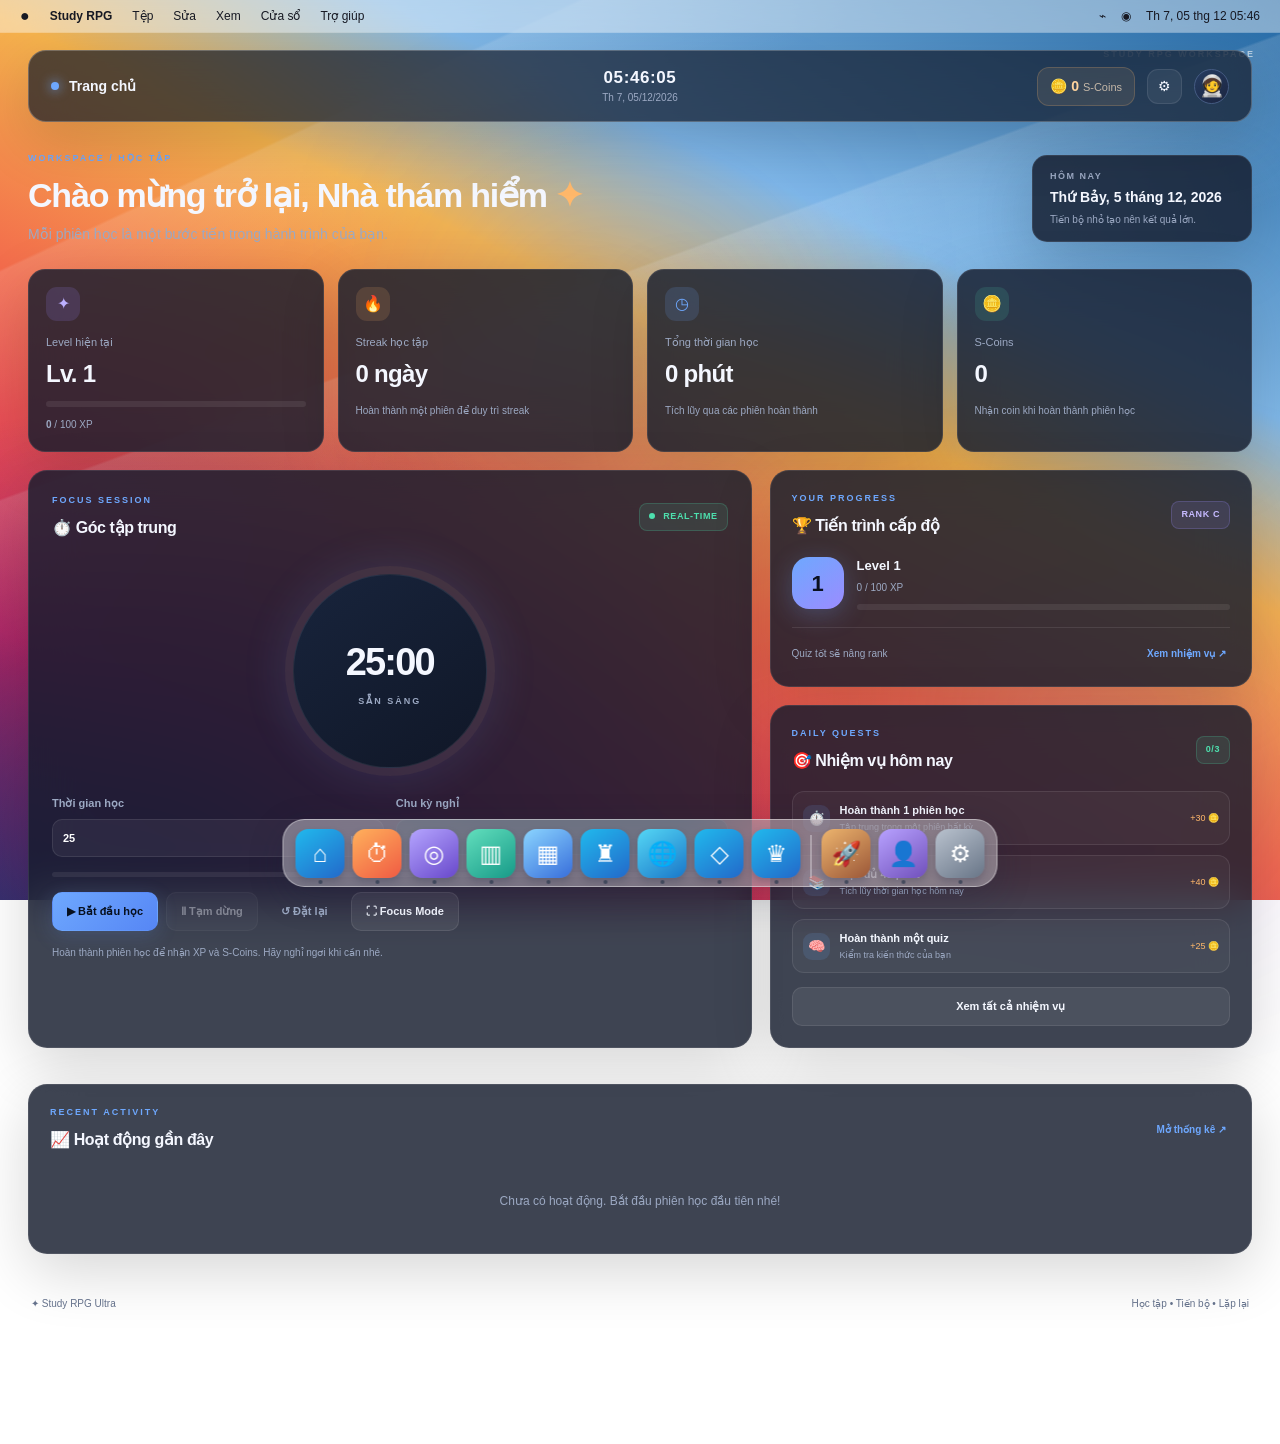
<file: index.html>
<!DOCTYPE html>
<html lang="vi">
<head>
  <meta charset="UTF-8">
  <meta name="viewport" content="width=device-width, initial-scale=1.0">
  <title>Study RPG — God Mode</title>
  <link rel="stylesheet" href="style.css">
</head>
<body class="mac-desktop">
  <div class="mac-menubar"><div class="mac-menu-left"><span class="apple-mark">●</span><strong>Study RPG</strong><span>Tệp</span><span>Sửa</span><span>Xem</span><span>Cửa sổ</span><span>Trợ giúp</span></div><div class="mac-menu-right"><span>⌁</span><span>◉</span><span id="macMenuClock">CN 14:00</span></div></div>
  <div class="mac-desktop-hint">STUDY RPG WORKSPACE</div>
  <div class="desktop-glow glow-one"></div><div class="desktop-glow glow-two"></div>
  <aside class="sidebar glass">
    <div class="brand"><div class="brand-icon">✦</div><div><strong>Study RPG</strong><small>GOD MODE</small></div></div>
    <div class="user-mini"><div class="avatar-face" id="miniAvatar">🧑‍🚀</div><div class="user-mini-text"><b id="miniName">Nhà thám hiểm</b><small id="miniRank">Rank C · Lv. 1</small></div><span class="online-dot"></span></div>
    <nav class="nav">
      <button class="nav-link active" data-page="home"><span>⌂</span>Trang chủ</button>
      <button class="nav-link" data-page="missions"><span>◎</span>Nhiệm vụ</button>
      <button class="nav-link" data-page="dashboard"><span>▥</span>Thống kê</button>
      <button class="nav-link" data-page="calendar"><span>▦</span>Lịch học</button>
      <button class="nav-link" data-page="boss"><span>♜</span>Boss tuần</button>
      <button class="nav-link" data-page="avatar"><span>◉</span>Avatar & hòm</button>
      <button class="nav-link" data-page="shop"><span>◇</span>Cửa hàng</button>
      <button class="nav-link" data-page="achievements"><span>♛</span>Thành tựu</button>
      <button class="nav-link" data-page="profile"><span>☻</span>Hồ sơ học tập</button>
      <button class="nav-link" data-page="studytools"><span>✧</span>Công cụ học</button>
      <button class="nav-link" data-page="settings"><span>⚙</span>Cài đặt</button>
    </nav>
    <div class="sidebar-bottom"><div class="streak-chip">🔥 <b id="sideStreak">0</b> ngày streak</div><small>Học đều, tiến bộ mỗi ngày.</small></div>
  </aside>

  <main class="main-area">
    <header class="topbar glass">
      <div class="breadcrumbs"><span class="crumb-dot"></span><span id="pageCrumb">Trang chủ</span></div>
      <div class="top-clock"><strong id="clock">00:00:00</strong><span id="date">Thứ Hai, 1 tháng 1</span></div>
      <div class="top-actions"><div class="coin-pill">🪙 <b id="topCoins">0</b> <span>S-Coins</span></div><button class="icon-button" id="quickSettings" title="Cài đặt">⚙</button><div class="top-avatar" id="topAvatar">🧑‍🚀</div></div>
    </header>

    <section class="page active" id="page-home">
      <div class="welcome-row"><div><p class="eyebrow">WORKSPACE / HỌC TẬP</p><h1>Chào mừng trở lại, <span id="welcomeName">Nhà thám hiểm</span> <span class="wave">✦</span></h1><p class="muted">Mỗi phiên học là một bước tiến trong hành trình của bạn.</p></div><div class="date-card glass"><span>HÔM NAY</span><strong id="dateLong">--</strong><small id="dailyQuote">Tiến bộ nhỏ tạo nên kết quả lớn.</small></div></div>
      <div class="stats-grid">
        <article class="stat-card glass"><div class="stat-icon purple">✦</div><span>Level hiện tại</span><strong>Lv. <b id="levelStat">1</b></strong><div class="mini-progress"><i id="levelMiniBar"></i></div><small><b id="xpStat">0</b> / <span id="xpNeeded">100</span> XP</small></article>
        <article class="stat-card glass"><div class="stat-icon orange">🔥</div><span>Streak học tập</span><strong><b id="streakStat">0</b> ngày</strong><small id="streakHint">Bắt đầu streak hôm nay</small></article>
        <article class="stat-card glass"><div class="stat-icon cyan">◷</div><span>Tổng thời gian học</span><strong><b id="totalMinutes">0</b> phút</strong><small>Tích lũy qua các phiên hoàn thành</small></article>
        <article class="stat-card glass"><div class="stat-icon green">🪙</div><span>S-Coins</span><strong id="coinStat">0</strong><small>Nhận coin khi hoàn thành phiên học</small></article>
      </div>
      <div class="home-grid">
        <article class="panel glass focus-panel"><div class="panel-heading"><div><p class="eyebrow">FOCUS SESSION</p><h2>⏱️ Góc tập trung</h2></div><span class="live-tag"><i></i> REAL-TIME</span></div>
          <div class="timer-wrap"><div class="timer-ring" id="timerRing"><div class="timer-inner"><strong id="studyTimer">25:00</strong><span id="timerMode">SẴN SÀNG</span></div></div></div>
          <div class="timer-controls"><label>Thời gian học <div class="input-suffix"><input type="number" id="studyMinutes" value="25" min="1" max="240"><span>phút</span></div></label><label>Chu kỳ nghỉ <select id="breakMinutes"><option value="5">5 phút</option><option value="10">10 phút</option><option value="15">15 phút</option></select></label></div>
          <div class="timer-progress"><div id="timerProgress"></div></div><div class="timer-buttons"><button class="primary-btn" id="startBtn">▶ Bắt đầu học</button><button class="secondary-btn" id="pauseBtn" disabled>Ⅱ Tạm dừng</button><button class="quiet-btn" id="resetBtn">↺ Đặt lại</button><button class="secondary-btn" id="focusModeBtn" type="button">⛶ Focus Mode</button></div>
          <p class="hint" id="timerHint">Hoàn thành phiên học để nhận XP và S-Coins. Hãy nghỉ ngơi khi cần nhé.</p>
        </article>
        <div class="right-stack">
          <article class="panel glass"><div class="panel-heading"><div><p class="eyebrow">YOUR PROGRESS</p><h2>🏆 Tiến trình cấp độ</h2></div><span class="rank-badge" id="rankBadge">RANK C</span></div><div class="level-row"><div class="level-orb" id="levelOrb">1</div><div class="level-details"><strong id="levelLabel">Level 1</strong><span id="xpLabel">0 / 100 XP</span><div class="wide-progress"><i id="xpBar"></i></div></div></div><div class="panel-foot"><span>Quiz tốt sẽ nâng rank</span><button class="text-btn" data-goto="missions">Xem nhiệm vụ ↗</button></div></article>
          <article class="panel glass"><div class="panel-heading"><div><p class="eyebrow">DAILY QUESTS</p><h2>🎯 Nhiệm vụ hôm nay</h2></div><span class="count-badge" id="questCount">0/3</span></div><div class="quest-list" id="homeQuestList"></div><button class="secondary-btn full-btn" data-goto="missions">Xem tất cả nhiệm vụ</button></article>
        </div>
      </div>
      <article class="panel glass bottom-panel"><div class="panel-heading"><div><p class="eyebrow">RECENT ACTIVITY</p><h2>📈 Hoạt động gần đây</h2></div><button class="text-btn" data-goto="dashboard">Mở thống kê ↗</button></div><div id="recentActivity" class="activity-list"><div class="empty-state">Chưa có hoạt động. Bắt đầu phiên học đầu tiên nhé!</div></div></article>
    </section>

    <section class="page" id="page-missions"><div class="page-heading"><p class="eyebrow">QUEST BOARD</p><h1>🎯 Nhiệm vụ</h1><p class="muted">Nhiệm vụ tự làm mới mỗi ngày theo ngày trên thiết bị.</p></div><div class="stats-grid compact-stats" id="missionSummary"></div><div class="mission-grid" id="missionList"></div><article class="panel glass"><div class="panel-heading"><h2>🧠 Quiz luyện tập nhanh</h2><span class="muted">Rank dựa trên kết quả quiz thật</span></div><p class="muted quiz-intro">Trả lời 5 câu hỏi kiến thức tổng hợp. Điểm quiz sẽ ghi vào lịch sử và đóng góp cho rank.</p><div id="quizArea"><button class="primary-btn" id="startQuizBtn">Bắt đầu quiz</button></div></article></section>

    <section class="page" id="page-dashboard"><div class="page-heading"><p class="eyebrow">ANALYTICS</p><h1>📊 Dashboard</h1><p class="muted">Tổng hợp quá trình học tập của bạn trên thiết bị này.</p></div><div class="stats-grid" id="dashboardStats"></div><div class="dashboard-grid"><article class="panel glass"><div class="panel-heading"><h2>📅 7 ngày gần nhất</h2><span class="muted">Phút học/ngày</span></div><div class="chart" id="weeklyChart"></div></article><article class="panel glass"><div class="panel-heading"><h2>🏅 Kỷ lục cá nhân</h2></div><div id="personalRecords" class="record-list"></div></article></div><article class="panel glass"><div class="panel-heading"><h2>🗂️ Lịch sử học tập</h2><button class="text-btn" id="exportBtn">Xuất dữ liệu JSON ↗</button></div><div class="table-wrap"><table><thead><tr><th>Ngày / giờ</th><th>Hoạt động</th><th>Thời lượng</th><th>Phần thưởng</th></tr></thead><tbody id="historyTable"></tbody></table></div></article></section>

    <section class="page" id="page-boss"><div class="page-heading"><p class="eyebrow">WEEKLY CHALLENGE</p><h1>♜ Boss tuần</h1><p class="muted">Đánh bại boss bằng thời gian học hoàn thành. Tiến độ tính theo dữ liệu trên máy này.</p></div><article class="boss-card glass"><div class="boss-art">🐉</div><div class="boss-info"><span class="boss-tag">BOSS CẤP TUẦN</span><h2>Rồng Trì Hoãn</h2><p>Hoàn thành 10 phiên học trong tuần để đánh bại boss và nhận phần thưởng.</p><div class="boss-progress"><div><span id="bossProgressText">0 / 10 phiên</span><b id="bossPercent">0%</b></div><div class="wide-progress"><i id="bossBar"></i></div></div><div class="boss-reward">🎁 Phần thưởng: <b>250 S-Coins + 100 XP</b></div><button class="primary-btn" id="bossClaimBtn">Nhận thưởng boss</button><small id="bossStatus" class="muted">Boss làm mới vào đầu tuần.</small></div></article></section>

    <section class="page" id="page-avatar"><div class="page-heading"><p class="eyebrow">CHARACTER</p><h1>◉ Avatar & hòm vật phẩm</h1><p class="muted">Mở hòm để nhận avatar ngẫu nhiên. Tất cả vật phẩm demo được lưu trong trình duyệt.</p></div><div class="avatar-layout"><article class="panel glass avatar-showcase"><div class="avatar-large" id="largeAvatar">🧑‍🚀</div><h2 id="avatarName">Nhà thám hiểm</h2><p class="muted">Avatar đang sử dụng</p><div class="inventory-strip" id="inventoryStrip"></div></article><article class="panel glass"><div class="panel-heading"><h2>🎁 Hòm bí ẩn</h2><span class="muted">Tốn 100 S-Coins / hòm</span></div><div class="chest-art" id="chestArt">🧰</div><p class="muted centered">Common 60% · Rare 25% · Epic 12% · Legendary 3%</p><button class="primary-btn full-btn" id="openChestBtn">Mở hòm · 100 🪙</button><div id="chestResult" class="chest-result"></div><h3 class="subheading">Bộ sưu tập avatar</h3><div id="avatarCollection" class="avatar-collection"></div></article></div></section>

    <section class="page" id="page-shop"><div class="page-heading"><p class="eyebrow">ITEM STORE</p><h1>◇ Cửa hàng</h1><p class="muted">Dùng S-Coins để mua vật phẩm trang trí. Đây là cửa hàng mô phỏng offline.</p></div><div class="shop-balance glass">Số dư của bạn <strong>🪙 <span id="shopCoins">0</span> S-Coins</strong></div><div class="shop-grid" id="shopGrid"></div><article class="panel glass"><h2>🎒 Túi đồ của bạn</h2><div id="ownedItems" class="owned-list"></div></article></section>

    <section class="page" id="page-achievements"><div class="page-heading"><p class="eyebrow">TROPHY ROOM</p><h1>♛ Thành tựu</h1><p class="muted">Mở khóa thành tựu bằng các cột mốc học tập.</p></div><div class="achievement-grid" id="achievementGrid"></div></section>

    <section class="page" id="page-profile"><div class="page-heading"><p class="eyebrow">PLAYER PROFILE</p><h1>☻ Hồ sơ học tập</h1><p class="muted">Tùy chỉnh thông tin và mục tiêu học tập.</p></div><form class="panel glass profile-form" id="profileForm"><label>Tên hiển thị<input id="profileName" maxlength="30" placeholder="Tên của bạn"></label><label>Cấp học<select id="schoolLevel"><option>Tiểu học</option><option selected>THCS</option><option>THPT</option><option>Đại học</option><option>Tự học</option></select></label><label>Lớp<input id="schoolClass" placeholder="Ví dụ: 8" maxlength="12"></label><label>Mục tiêu / kỳ thi<input id="examName" placeholder="Ví dụ: Thi học kỳ 1"></label><label>Ngày thi (không bắt buộc)<input type="date" id="examDate"></label><div class="exam-countdown" id="examCountdown">Chọn ngày thi để xem đếm ngược.</div><button class="primary-btn" type="submit">Lưu hồ sơ</button><span id="profileSaved" class="muted"></span></form></section>

    <section class="page" id="page-studytools">
      <div class="page-heading"><p class="eyebrow">PERSONAL WEB LINKS</p><h1>✧ Liên kết trang web</h1><p class="muted">Tự thêm các website bạn hay dùng và mở chúng từ bên trong Study RPG.</p></div>
      <article class="panel glass studytools-panel">
        <form id="websiteForm" class="website-form">
          <label>Tên trang web<input id="websiteName" maxlength="40" placeholder="Ví dụ: Từ điển, lớp học trực tuyến..." required></label>
          <label>Địa chỉ website<input id="websiteUrl" type="url" placeholder="https://example.com" required></label>
          <button class="primary-btn" type="submit">＋ Thêm liên kết</button>
        </form>
        <p class="muted settings-note">Liên kết được lưu trên trình duyệt của máy này. Chỉ thêm website bạn tin tưởng. Một số trang web chặn việc hiển thị trong khung nhúng; khi đó hãy dùng nút mở tab mới.</p>
        <div class="website-layout">
          <section class="website-bookmarks"><div class="panel-heading"><h2>🔖 Liên kết của bạn</h2><span class="muted" id="websiteCount">0 trang</span></div><input id="websiteSearch" class="website-search" type="search" placeholder="Tìm website đã lưu…"><div id="websiteList" class="website-list"></div></section>
          <section class="website-preview"><div class="website-preview-head"><div><h2 id="websitePreviewTitle">Khu vực mở website</h2><p id="websitePreviewHint" class="muted">Thêm một liên kết, sau đó chọn “Mở trong Study RPG”.</p></div><a class="secondary-btn website-open-tab" id="websiteOpenTab" href="about:blank" target="_blank" rel="noopener noreferrer" hidden>Mở tab mới ↗</a></div>
            <div class="website-frame-wrap"><iframe id="websiteFrame" title="Website đã chọn" src="about:blank" loading="lazy" referrerpolicy="strict-origin-when-cross-origin"></iframe><div class="website-empty" id="websiteEmpty"><span>🌐</span><strong>Chưa chọn website</strong><small>Website được nhúng ở đây nếu cho phép.</small></div></div>
          </section>
        </div>
      </article>
    </section>


    <section class="page" id="page-calendar">
      <div class="page-heading"><p class="eyebrow">STUDY PLANNER</p><h1>🗓️ Lịch học</h1><p class="muted">Lên lịch ôn tập, bài kiểm tra và mục tiêu học tập. Dữ liệu tự lưu trên trình duyệt.</p></div>
      <div class="calendar-layout">
        <article class="panel glass calendar-panel">
          <div class="calendar-toolbar"><button class="secondary-btn" id="calendarPrev" type="button">← Tháng trước</button><h2 id="calendarMonthLabel">Tháng</h2><button class="secondary-btn" id="calendarNext" type="button">Tháng sau →</button></div>
          <div class="calendar-grid calendar-weekdays"><span>T2</span><span>T3</span><span>T4</span><span>T5</span><span>T6</span><span>T7</span><span>CN</span></div>
          <div class="calendar-grid" id="calendarGrid"></div>
        </article>
        <article class="panel glass calendar-form-panel">
          <h2>＋ Thêm kế hoạch</h2>
          <form id="calendarForm" class="calendar-form">
            <label>Việc cần làm<input id="calendarTitle" maxlength="90" placeholder="Ví dụ: Ôn phương trình" required></label>
            <label>Môn học<select id="calendarSubject"><option>Toán</option><option>Ngữ văn</option><option>Tiếng Anh</option><option>KHTN</option><option>Lịch sử - Địa lý</option><option>Khác</option></select></label>
            <label>Ngày<input type="date" id="calendarDate" required></label>
            <label>Giờ (không bắt buộc)<input type="time" id="calendarTime"></label>
            <button class="primary-btn" type="submit">Lưu kế hoạch</button>
          </form>
          <div class="panel-heading calendar-list-heading"><h2 id="calendarSelectedLabel">Kế hoạch sắp tới</h2><span class="muted" id="calendarEventCount">0 mục</span></div>
          <div class="calendar-event-list" id="calendarEventList"></div>
        </article>
      </div>
    </section>

    <section class="page" id="page-settings"><div class="page-heading"><p class="eyebrow">PREFERENCES</p><h1>⚙ Cài đặt</h1><p class="muted">Cá nhân hóa giao diện và dữ liệu Study RPG.</p></div><div class="settings-grid"><article class="panel glass wallpaper-panel"><h2>🎨 Giao diện macOS</h2>
<p class="muted settings-note">Giữ nguyên hình nền macOS mặc định. Bạn vẫn có thể tùy chỉnh màu nhấn và hiệu ứng giao diện.</p>
<label class="setting-row">Màu nhấn<select id="accentSelect"><option value="blue">macOS Blue</option><option value="purple">Violet</option><option value="green">Emerald</option><option value="pink">Rose</option></select></label>
<label class="setting-row">Hiệu ứng phát sáng <input type="checkbox" id="glowToggle" checked></label>
<label class="setting-row">Chế độ giảm chuyển động <input type="checkbox" id="motionToggle"></label>
<label class="setting-row">Âm thanh hoàn thành <input type="checkbox" id="soundToggle"></label></article><article class="panel glass"><h2>💾 Dữ liệu</h2><p class="muted settings-note">Dữ liệu lưu trong localStorage của trình duyệt hiện tại; chưa đồng bộ giữa các thiết bị hoặc tài khoản.</p><button class="secondary-btn" id="backupBtn">Tải bản sao lưu đầy đủ</button><label class="import-backup-label">Khôi phục từ bản sao lưu JSON<input type="file" id="importBackupFile" accept="application/json,.json"></label><small class="muted">Bản sao lưu gồm tiến độ RPG, website đã lưu và lịch học. Khôi phục sẽ thay thế dữ liệu hiện tại.</small><button class="danger-btn" id="resetDataBtn">Đặt lại toàn bộ dữ liệu</button></article></div></section>

    <footer class="footer"><span>✦ Study RPG Ultra</span><span>Học tập • Tiến bộ • Lặp lại</span></footer>
  </main>
  <div class="mac-dock" aria-label="Dock điều hướng Study RPG">
    <button class="dock-icon finder" data-dock-page="home" title="Trang chủ">⌂</button>
    <button class="dock-icon focus" data-dock-page="home" title="Pomodoro / Tập trung">⏱</button>
    <button class="dock-icon missions" data-dock-page="missions" title="Nhiệm vụ">◎</button>
    <button class="dock-icon stats" data-dock-page="dashboard" title="Thống kê">▥</button>
    <button class="dock-icon calendar-dock" data-dock-page="calendar" title="Lịch học">▦</button>
    <button class="dock-icon boss-dock" data-dock-page="boss" title="Boss tuần">♜</button>
    <button class="dock-icon links" data-dock-page="studytools" title="Liên kết website">🌐</button>
    <button class="dock-icon shop-dock" data-dock-page="shop" title="Cửa hàng">◇</button>
    <button class="dock-icon achievements-dock" data-dock-page="achievements" title="Thành tựu">♛</button>
    <span class="dock-separator"></span>
    <button class="dock-icon avatar-dock" data-dock-page="avatar" title="Avatar & hòm">🚀</button>
    <button class="dock-icon profile-dock" data-dock-page="profile" title="Hồ sơ học tập">👤</button>
    <button class="dock-icon settings" data-dock-page="settings" title="Cài đặt">⚙</button>
  </div>
  <div class="toast" id="toast"></div>
  <div class="modal-backdrop" id="modalBackdrop"><div class="modal glass"><button class="modal-close" id="modalClose">×</button><div id="modalContent"></div></div></div>
  <script src="main.js"></script>
  <script src="enhancements.js"></script>
</body>
</html>
</file>
<file: style.css>
body { background-color: var(--bg); background-image: radial-gradient(ellipse at 70% 0%,#1c2d56 0%,#10182a 36%,var(--bg) 75%); background-size: cover; background-position: center; background-attachment: fixed; }
@import url('https://fonts.googleapis.com/css2?family=Inter:wght@400;500;600;700;800&display=swap');
:root{--bg:#090d18;--panel:rgba(20,27,44,.82);--panel2:#121a2b;--text:#f4f7ff;--muted:#9ca9c3;--line:rgba(255,255,255,.09);--accent:#6ea8fe;--accent2:#9b8cff;--green:#4de0ae;--orange:#ffb86b;--sidebar:250px}
*{box-sizing:border-box}html{scroll-behavior:smooth}body{margin:0;min-height:100vh;background:radial-gradient(ellipse at 70% 0%,#1c2d56 0%,#10182a 36%,var(--bg) 75%);color:var(--text);font-family:Inter,-apple-system,BlinkMacSystemFont,"Segoe UI",sans-serif;font-size:14px;line-height:1.5}button,input,select{font:inherit}button{cursor:pointer;color:inherit}button:focus-visible,a:focus-visible,input:focus-visible,select:focus-visible{outline:2px solid var(--accent);outline-offset:3px}.desktop-glow{position:fixed;width:340px;height:340px;filter:blur(100px);opacity:.12;pointer-events:none;z-index:-1}.glow-one{background:#487dff;top:20%;left:35%}.glow-two{background:#a855f7;right:0;bottom:0}.glass{background:var(--panel);border:1px solid var(--line);box-shadow:0 18px 60px rgba(0,0,0,.16);backdrop-filter:blur(24px);-webkit-backdrop-filter:blur(24px)}.sidebar{position:fixed;inset:14px auto 14px 14px;width:var(--sidebar);border-radius:22px;padding:22px 15px;display:flex;flex-direction:column;z-index:20}.brand{display:flex;align-items:center;gap:11px;padding:2px 8px 22px}.brand-icon{width:40px;height:40px;border-radius:13px;display:grid;place-items:center;font-size:22px;background:linear-gradient(135deg,var(--accent),var(--accent2));box-shadow:0 5px 22px color-mix(in srgb,var(--accent) 35%,transparent)}.brand strong{display:block;font-size:16px;letter-spacing:-.4px}.brand small{font-size:9px;letter-spacing:2px;color:var(--muted);font-weight:800}.user-mini{display:flex;align-items:center;gap:10px;background:rgba(255,255,255,.045);border:1px solid var(--line);padding:11px;border-radius:15px;margin-bottom:20px}.avatar-face,.top-avatar{display:grid;place-items:center;background:linear-gradient(145deg,#263c61,#1b2540);border:1px solid #455b82;border-radius:50%;width:38px;height:38px;font-size:21px;flex-shrink:0}.user-mini-text{min-width:0;flex:1}.user-mini-text b,.user-mini-text small{display:block;overflow:hidden;text-overflow:ellipsis;white-space:nowrap}.user-mini-text b{font-size:12px}.user-mini-text small{color:var(--muted);font-size:10px;margin-top:2px}.online-dot{width:7px;height:7px;border-radius:50%;background:var(--green);box-shadow:0 0 10px var(--green)}.nav{display:flex;flex-direction:column;gap:5px}.nav-link{border:1px solid transparent;background:transparent;text-align:left;padding:11px 12px;border-radius:12px;color:#b6c0d4;display:flex;align-items:center;gap:12px;transition:.2s;font-weight:600}.nav-link span{width:20px;text-align:center;font-size:18px}.nav-link:hover{background:rgba(255,255,255,.06);color:white}.nav-link.active{background:linear-gradient(100deg,color-mix(in srgb,var(--accent) 24%,transparent),rgba(255,255,255,.04));border-color:color-mix(in srgb,var(--accent) 30%,transparent);color:#fff;box-shadow:inset 3px 0 var(--accent)}.sidebar-bottom{margin-top:auto;padding:15px 8px 2px;border-top:1px solid var(--line)}.streak-chip{background:rgba(255,184,107,.1);color:#ffd09b;border:1px solid rgba(255,184,107,.2);padding:9px 11px;border-radius:11px;font-size:12px}.sidebar-bottom small{display:block;color:var(--muted);font-size:10px;margin:10px 2px 0}.main-area{margin-left:calc(var(--sidebar) + 28px);padding:14px 24px 24px;min-width:0}.topbar{height:72px;position:sticky;top:12px;z-index:15;border-radius:18px;display:grid;grid-template-columns:1fr auto 1fr;align-items:center;padding:0 22px;margin-bottom:30px;background:rgba(13,19,32,.88)}.breadcrumbs{display:flex;align-items:center;gap:10px;font-weight:700}.crumb-dot{width:8px;height:8px;border-radius:50%;background:var(--accent);box-shadow:0 0 12px var(--accent)}.top-clock{text-align:center;line-height:1.2}.top-clock strong{display:block;font-size:17px;letter-spacing:.6px;font-variant-numeric:tabular-nums}.top-clock span{display:block;font-size:10px;color:var(--muted);margin-top:4px}.top-actions{display:flex;align-items:center;justify-content:flex-end;gap:12px}.coin-pill{background:rgba(255,184,107,.1);border:1px solid rgba(255,184,107,.2);padding:8px 12px;border-radius:12px;color:#ffd49e;white-space:nowrap}.coin-pill span{font-size:11px;color:#c5b8a8}.icon-button{width:35px;height:35px;border-radius:11px;border:1px solid var(--line);background:rgba(255,255,255,.06)}.top-avatar{width:35px;height:35px;cursor:pointer}.page{display:none;animation:pageIn .35s ease}.page.active{display:block}@keyframes pageIn{from{opacity:0;transform:translateY(5px)}to{opacity:1;transform:none}}h1,h2,h3,p{margin-top:0}h1{font-size:clamp(25px,3vw,34px);letter-spacing:-1.2px;line-height:1.2;margin-bottom:9px}h2{font-size:17px;letter-spacing:-.4px;margin-bottom:0}h3{font-size:14px}.muted{color:var(--muted)}.eyebrow{font-size:9px;letter-spacing:2px;color:var(--accent);font-weight:800;margin:0 0 9px}.welcome-row{display:flex;align-items:center;justify-content:space-between;gap:20px;margin-bottom:24px}.welcome-row .muted{margin-bottom:0}.wave{color:var(--orange)}.date-card{min-width:220px;border-radius:15px;padding:14px 17px}.date-card span,.date-card strong,.date-card small{display:block}.date-card span{font-size:9px;letter-spacing:1.5px;color:var(--muted);font-weight:800}.date-card strong{font-size:14px;margin:4px 0}.date-card small{font-size:10px;color:var(--muted)}.stats-grid{display:grid;grid-template-columns:repeat(4,minmax(0,1fr));gap:14px;margin-bottom:18px}.stat-card{border-radius:17px;padding:17px;min-width:0}.stat-icon{width:34px;height:34px;border-radius:11px;display:grid;place-items:center;margin-bottom:13px;font-size:16px}.purple{background:rgba(155,140,255,.16);color:#bcb0ff}.orange{background:rgba(255,184,107,.14);color:var(--orange)}.cyan{background:rgba(110,168,254,.15);color:var(--accent)}.green{background:rgba(77,224,174,.13);color:var(--green)}.stat-card>span{display:block;font-size:11px;color:var(--muted)}.stat-card>strong{display:block;font-size:24px;letter-spacing:-.7px;margin:5px 0 7px}.stat-card small{font-size:10px;color:var(--muted)}.mini-progress,.wide-progress{height:6px;background:rgba(255,255,255,.08);border-radius:99px;overflow:hidden}.mini-progress{margin:9px 0 6px}.mini-progress i,.wide-progress i{display:block;width:0;height:100%;border-radius:99px;background:linear-gradient(90deg,var(--accent),var(--accent2));transition:width .5s}.home-grid{display:grid;grid-template-columns:minmax(0,1.2fr) minmax(310px,.8fr);gap:18px}.panel{border-radius:19px;padding:21px;margin-bottom:18px;min-width:0}.panel-heading{display:flex;justify-content:space-between;align-items:center;gap:12px;margin-bottom:18px}.panel-heading h2{font-size:16px}.live-tag,.rank-badge,.count-badge{font-size:9px;font-weight:800;letter-spacing:.6px;padding:6px 9px;border-radius:8px;background:rgba(77,224,174,.1);color:var(--green);border:1px solid rgba(77,224,174,.2);white-space:nowrap}.live-tag i{display:inline-block;width:6px;height:6px;border-radius:50%;background:var(--green);margin-right:5px}.focus-panel{padding:23px}.timer-wrap{display:grid;place-items:center;padding:8px 0 19px}.timer-ring{width:210px;height:210px;border-radius:50%;display:grid;place-items:center;background:conic-gradient(var(--accent) 0deg,rgba(255,255,255,.07) 0deg);position:relative;box-shadow:0 0 45px color-mix(in srgb,var(--accent) 13%,transparent)}.timer-ring:before{content:"";position:absolute;inset:8px;border-radius:50%;background:linear-gradient(145deg,#18243c,#101727);border:1px solid rgba(255,255,255,.08)}.timer-inner{position:relative;text-align:center}.timer-inner strong{display:block;font-size:38px;letter-spacing:-1.8px;font-variant-numeric:tabular-nums}.timer-inner span{display:block;color:var(--muted);font-size:9px;font-weight:800;letter-spacing:2px;margin-top:4px}.timer-controls{display:grid;grid-template-columns:1fr 1fr;gap:12px;margin-bottom:15px}.timer-controls label,.profile-form label{display:flex;flex-direction:column;gap:7px;font-size:11px;color:var(--muted);font-weight:600}.input-suffix{display:flex;align-items:center;gap:8px;background:rgba(255,255,255,.055);border:1px solid var(--line);border-radius:10px;padding-right:11px}.input-suffix input{width:100%;min-width:0;background:transparent;border:0;color:white;padding:10px;outline:none}.input-suffix span{font-size:10px}.timer-controls select,.profile-form input,.profile-form select,.setting-row select{width:100%;background:#172239;color:white;border:1px solid var(--line);border-radius:10px;padding:10px}.timer-progress{height:5px;background:rgba(255,255,255,.07);border-radius:99px;overflow:hidden;margin:4px 0 15px}.timer-progress div{height:100%;width:0;background:linear-gradient(90deg,var(--accent),var(--green));transition:width .5s}.timer-buttons{display:flex;gap:8px;flex-wrap:wrap}.primary-btn,.secondary-btn,.quiet-btn,.danger-btn{border:1px solid transparent;border-radius:10px;padding:10px 14px;font-weight:700;font-size:11px;transition:.2s}.primary-btn{background:linear-gradient(135deg,var(--accent),#5686f5);color:#07101f;box-shadow:0 5px 20px color-mix(in srgb,var(--accent) 18%,transparent)}.primary-btn:hover{filter:brightness(1.1);transform:translateY(-1px)}.secondary-btn{background:rgba(255,255,255,.07);border-color:var(--line)}.secondary-btn:hover,.quiet-btn:hover{background:rgba(255,255,255,.12)}.quiet-btn{background:transparent;color:var(--muted)}button:disabled{opacity:.4;cursor:not-allowed;transform:none!important}.hint{font-size:10px;color:var(--muted);margin:14px 0 0}.right-stack{min-width:0}.rank-badge{background:rgba(155,140,255,.12);color:#c6baff;border-color:rgba(155,140,255,.22)}.level-row{display:flex;align-items:center;gap:13px}.level-orb{width:52px;height:52px;display:grid;place-items:center;border-radius:17px;background:linear-gradient(145deg,var(--accent),var(--accent2));font-size:22px;font-weight:800;color:#0a1020;box-shadow:0 6px 25px color-mix(in srgb,var(--accent) 25%,transparent)}.level-details{flex:1;min-width:0}.level-details strong,.level-details span{display:block}.level-details strong{font-size:13px}.level-details span{font-size:10px;color:var(--muted);margin:4px 0 9px}.panel-foot{display:flex;justify-content:space-between;gap:10px;align-items:center;border-top:1px solid var(--line);padding-top:14px;margin-top:17px;font-size:10px;color:var(--muted)}.text-btn{background:transparent;border:0;color:var(--accent);font-weight:700;font-size:10px;padding:4px}.quest-list{display:flex;flex-direction:column;gap:10px;margin-bottom:14px}.quest-item{display:flex;align-items:center;gap:10px;background:rgba(255,255,255,.035);border:1px solid var(--line);border-radius:12px;padding:10px}.quest-check{width:27px;height:27px;border-radius:9px;background:rgba(110,168,254,.13);display:grid;place-items:center;color:var(--accent);flex-shrink:0}.quest-item.done .quest-check{background:rgba(77,224,174,.13);color:var(--green)}.quest-copy{flex:1;min-width:0}.quest-copy strong,.quest-copy small{display:block}.quest-copy strong{font-size:11px}.quest-copy small{font-size:9px;color:var(--muted);margin-top:2px}.quest-reward{font-size:9px;color:var(--orange);white-space:nowrap}.full-btn{width:100%}.bottom-panel{margin-top:18px}.activity-list{display:flex;flex-direction:column}.activity-row{display:grid;grid-template-columns:36px 1fr auto;align-items:center;gap:12px;padding:12px 0;border-top:1px solid var(--line)}.activity-icon{width:34px;height:34px;border-radius:11px;background:rgba(110,168,254,.12);display:grid;place-items:center}.activity-row strong,.activity-row small{display:block}.activity-row strong{font-size:11px}.activity-row small{color:var(--muted);font-size:10px;margin-top:3px}.activity-reward{color:var(--green);font-size:11px;font-weight:700}.empty-state{padding:22px;text-align:center;color:var(--muted);font-size:12px}.page-heading{margin:10px 0 23px}.page-heading h1{margin-bottom:8px}.page-heading p:last-child{margin-bottom:0}.compact-stats{grid-template-columns:repeat(3,minmax(0,1fr))}.mission-grid{display:grid;grid-template-columns:repeat(3,minmax(0,1fr));gap:14px;margin-bottom:18px}.mission-card{padding:19px;border-radius:17px}.mission-card .mission-emoji{font-size:24px;margin-bottom:12px}.mission-card h3{margin-bottom:5px}.mission-card p{font-size:11px;color:var(--muted);min-height:32px}.mission-card .mission-bottom{display:flex;justify-content:space-between;align-items:center;margin-top:15px}.mission-card button{font-size:10px}.quiz-intro{font-size:12px}.quiz-question{font-size:15px;font-weight:700;margin:12px 0}.quiz-options{display:grid;grid-template-columns:1fr 1fr;gap:9px}.quiz-option{text-align:left;padding:12px;border-radius:10px;border:1px solid var(--line);background:rgba(255,255,255,.04)}.quiz-option:hover{border-color:var(--accent)}.quiz-feedback{margin-top:12px;color:var(--muted);font-size:12px}.dashboard-grid{display:grid;grid-template-columns:1.3fr 1fr;gap:18px}.chart{height:200px;display:flex;align-items:flex-end;justify-content:space-around;gap:12px;padding:20px 5px 0}.chart-col{display:flex;flex-direction:column;align-items:center;justify-content:flex-end;height:100%;flex:1;gap:8px}.chart-bar-wrap{height:145px;width:min(34px,70%);display:flex;align-items:flex-end;background:rgba(255,255,255,.035);border-radius:9px;overflow:hidden}.chart-bar{width:100%;min-height:3px;background:linear-gradient(180deg,var(--accent2),var(--accent));border-radius:8px 8px 0 0;transition:height .5s}.chart-col small{font-size:9px;color:var(--muted)}.chart-col b{font-size:9px}.record-list{display:flex;flex-direction:column;gap:12px}.record-row{display:flex;justify-content:space-between;padding:11px 0;border-bottom:1px solid var(--line);font-size:11px}.record-row span{color:var(--muted)}.table-wrap{overflow-x:auto}table{border-collapse:collapse;width:100%;min-width:500px;text-align:left}th,td{padding:13px 10px;border-bottom:1px solid var(--line);font-size:11px}th{color:var(--muted);font-weight:600}td{color:#dfe7f8}.boss-card{display:flex;align-items:center;gap:30px;padding:30px}.boss-art{width:210px;height:210px;display:grid;place-items:center;font-size:100px;flex-shrink:0;border-radius:30px;background:radial-gradient(circle,rgba(255,100,100,.22),rgba(255,255,255,.02));border:1px solid rgba(255,130,130,.18);filter:drop-shadow(0 0 30px rgba(255,80,100,.18))}.boss-info{max-width:600px}.boss-tag{font-size:9px;letter-spacing:2px;color:#ff9696;font-weight:800}.boss-info h2{font-size:28px;margin:8px 0}.boss-info p{color:var(--muted);font-size:12px}.boss-progress{margin:22px 0 14px}.boss-progress>div:first-child{display:flex;justify-content:space-between;font-size:11px;margin-bottom:8px}.boss-reward{font-size:11px;margin-bottom:18px;color:var(--orange)}.boss-info small{display:block;margin-top:10px}.avatar-layout{display:grid;grid-template-columns:.75fr 1.25fr;gap:18px}.avatar-showcase{text-align:center;display:flex;flex-direction:column;align-items:center;justify-content:center;min-height:400px}.avatar-large{width:150px;height:150px;border-radius:42px;display:grid;place-items:center;font-size:85px;background:linear-gradient(145deg,#243a60,#11192b);border:1px solid rgba(255,255,255,.14);box-shadow:0 0 45px color-mix(in srgb,var(--accent) 20%,transparent);margin-bottom:22px}.inventory-strip{display:flex;gap:7px;flex-wrap:wrap;justify-content:center;margin-top:18px}.inventory-strip span{padding:6px 9px;border-radius:8px;background:rgba(255,255,255,.06)}.chest-art{text-align:center;font-size:75px;padding:16px;animation:float 3s ease-in-out infinite}@keyframes float{50%{transform:translateY(-7px)}}.centered{text-align:center;font-size:10px}.chest-result{text-align:center;margin:12px 0;min-height:24px;font-weight:700;color:var(--orange)}.subheading{margin:20px 0 12px}.avatar-collection{display:grid;grid-template-columns:repeat(4,minmax(0,1fr));gap:9px}.avatar-item{border:1px solid var(--line);background:rgba(255,255,255,.035);border-radius:12px;padding:12px 5px;text-align:center;cursor:pointer}.avatar-item span{display:block;font-size:28px}.avatar-item small{display:block;font-size:9px;color:var(--muted);margin-top:5px}.avatar-item.locked{opacity:.4;filter:grayscale(1);cursor:not-allowed}.avatar-item.equipped{border-color:var(--accent);background:color-mix(in srgb,var(--accent) 12%,transparent)}.shop-balance{padding:16px 20px;border-radius:15px;display:flex;justify-content:space-between;align-items:center;margin-bottom:18px}.shop-balance strong{color:var(--orange)}.shop-grid{display:grid;grid-template-columns:repeat(3,minmax(0,1fr));gap:14px;margin-bottom:18px}.shop-item{border-radius:17px;padding:20px;text-align:center}.shop-item .item-art{font-size:38px;margin:8px 0 14px}.shop-item h3{margin-bottom:5px}.shop-item p{font-size:10px;color:var(--muted);min-height:30px}.shop-item .price{color:var(--orange);font-weight:800;margin:12px}.owned-list{display:flex;gap:9px;flex-wrap:wrap}.owned-pill{background:rgba(77,224,174,.09);border:1px solid rgba(77,224,174,.17);border-radius:10px;padding:9px 12px;font-size:11px}.achievement-grid{display:grid;grid-template-columns:repeat(3,minmax(0,1fr));gap:14px}.achievement{padding:20px;border-radius:17px;display:flex;gap:13px;align-items:flex-start}.achievement-icon{width:44px;height:44px;border-radius:14px;background:rgba(255,255,255,.06);display:grid;place-items:center;font-size:22px;flex-shrink:0}.achievement h3{margin:2px 0 5px}.achievement p{font-size:10px;color:var(--muted);margin-bottom:9px}.achievement.locked{opacity:.45;filter:grayscale(.7)}.achievement small{font-size:9px;color:var(--green)}.profile-form{max-width:720px;display:grid;grid-template-columns:1fr 1fr;gap:18px}.profile-form label{font-size:11px}.profile-form .primary-btn,.profile-form #profileSaved,.exam-countdown{grid-column:1/-1}.exam-countdown{padding:13px;border-radius:11px;background:rgba(110,168,254,.08);border:1px solid rgba(110,168,254,.14);color:var(--accent);font-size:12px}.settings-grid{display:grid;grid-template-columns:1fr 1fr;gap:18px}.settings-grid h2{margin-bottom:18px}.setting-row{display:flex;align-items:center;justify-content:space-between;gap:20px;padding:14px 0;border-top:1px solid var(--line);font-size:12px}.setting-row select{width:auto;min-width:140px}.setting-row input[type=checkbox]{accent-color:var(--accent);width:17px;height:17px}.settings-note{font-size:11px;line-height:1.7}.danger-btn{display:block;background:rgba(255,100,120,.1);border-color:rgba(255,100,120,.2);color:#ff9ca8;margin-top:10px}.footer{display:flex;justify-content:space-between;padding:24px 3px 8px;color:#67748e;font-size:10px}.toast{position:fixed;bottom:25px;right:25px;z-index:50;max-width:min(380px,calc(100vw - 40px));padding:13px 17px;border-radius:13px;background:#1c2941;border:1px solid rgba(110,168,254,.3);box-shadow:0 12px 40px #0007;opacity:0;transform:translateY(12px);pointer-events:none;transition:.25s;font-size:12px}.toast.show{opacity:1;transform:none}.modal-backdrop{position:fixed;inset:0;background:rgba(3,6,13,.7);z-index:60;display:none;place-items:center;padding:20px}.modal-backdrop.show{display:grid}.modal{position:relative;width:min(440px,100%);padding:28px;border-radius:20px;text-align:center}.modal-close{position:absolute;right:12px;top:8px;background:transparent;border:0;font-size:25px;color:var(--muted)}body.no-glow .glass{box-shadow:none}body.reduce-motion *,body.reduce-motion *:before{animation:none!important;transition:none!important;scroll-behavior:auto!important}
@media(max-width:1150px){:root{--sidebar:220px}.stats-grid{grid-template-columns:repeat(2,minmax(0,1fr))}.home-grid{grid-template-columns:1fr}.right-stack{display:grid;grid-template-columns:1fr 1fr;gap:14px}.right-stack .panel{margin-bottom:0}.mission-grid,.shop-grid,.achievement-grid{grid-template-columns:repeat(2,minmax(0,1fr))}.avatar-layout{grid-template-columns:1fr 1.2fr}}
@media(max-width:760px){:root{--sidebar:0px}.sidebar{inset:auto 8px 8px;width:auto;height:68px;padding:6px 8px;border-radius:18px;flex-direction:row;align-items:center;justify-content:space-around}.brand,.user-mini,.sidebar-bottom{display:none}.nav{width:100%;flex-direction:row;justify-content:space-around;gap:2px}.nav-link{flex:1;justify-content:center;flex-direction:column;gap:1px;padding:6px 2px;font-size:9px}.nav-link span{font-size:17px}.main-area{margin:0;padding:9px 12px 95px}.topbar{top:7px;height:62px;padding:0 12px;grid-template-columns:1fr auto 1fr;margin-bottom:23px}.breadcrumbs{font-size:11px}.top-clock strong{font-size:14px}.top-clock span{font-size:8px}.coin-pill{padding:7px;font-size:10px}.coin-pill span,.icon-button{display:none}.top-actions{gap:7px}.top-avatar{width:30px;height:30px;font-size:17px}.welcome-row{align-items:flex-start;flex-direction:column}.date-card{width:100%;min-width:0}.stats-grid{gap:9px}.stat-card{padding:13px}.stat-card>strong{font-size:21px}.home-grid{gap:12px}.panel{padding:16px;border-radius:16px}.right-stack{grid-template-columns:1fr}.timer-ring{width:185px;height:185px}.timer-inner strong{font-size:33px}.timer-buttons>*{flex:1}.mission-grid,.shop-grid,.achievement-grid,.dashboard-grid,.settings-grid,.avatar-layout{grid-template-columns:1fr}.boss-card{flex-direction:column;text-align:center;padding:22px}.boss-art{width:145px;height:145px;font-size:75px}.boss-info h2{font-size:24px}.profile-form{grid-template-columns:1fr}.profile-form>*{grid-column:1!important}.avatar-collection{grid-template-columns:repeat(4,minmax(0,1fr))}.footer{font-size:9px}.page-heading h1{font-size:27px}}



body { background-color: var(--bg); background-image: var(--wallpaper-overlay, radial-gradient(ellipse at 70% 0%,#1c2d56 0%,#10182a 36%,var(--bg) 75%)); background-size: cover; background-position: center; background-attachment: fixed; }
body.theme-light .glass { background:rgba(255,255,255,.82); border-color:rgba(30,45,70,.12); }
body.theme-light .topbar, body.theme-light .sidebar { background:rgba(246,249,255,.9); border-color:rgba(20,35,60,.12); }
body.theme-light .nav-link { color:#253149; }
body.theme-light .nav-link:hover, body.theme-light .nav-link.active { background:rgba(70,120,210,.12); }
body.theme-light input, body.theme-light select, body.theme-light textarea { background:#fff; color:#172033; border-color:#ccd5e4; }
body.theme-light .quiz-option, body.theme-light .avatar-item { color:#172033; background:rgba(30,50,80,.04); }
body.theme-light td { color:#253149; }
.theme-status { font-size:11px; color:var(--accent); background:color-mix(in srgb,var(--accent) 10%,transparent); border-radius:10px; padding:10px 12px; margin:5px 0 12px; }
.wallpaper-upload input[type=file]{max-width:60%}




/* User-managed website bookmarks */
.website-form{display:grid;grid-template-columns:1fr 1.4fr auto;gap:12px;align-items:end;padding:2px 0 14px;border-bottom:1px solid var(--line)}
.website-form label{display:grid;gap:7px;font-size:11px;color:var(--muted)}
.website-form input{width:100%;min-width:0}
.website-layout{display:grid;grid-template-columns:minmax(270px,.8fr) minmax(0,1.5fr);gap:16px;margin-top:18px}
.website-bookmarks,.website-preview{min-width:0}
.website-list{display:grid;gap:9px}
.website-list-empty{padding:18px;border:1px dashed var(--line);border-radius:13px;color:var(--muted);font-size:12px;line-height:1.7}
.website-link-card{display:grid;grid-template-columns:35px minmax(0,1fr);gap:9px;padding:12px;border:1px solid var(--line);border-radius:13px;background:rgba(255,255,255,.025)}
.website-link-card.selected{border-color:var(--accent);background:color-mix(in srgb,var(--accent) 8%,transparent)}
.website-favicon{width:34px;height:34px;display:grid;place-items:center;border-radius:10px;background:color-mix(in srgb,var(--accent) 12%,transparent);font-size:18px}
.website-link-info{min-width:0;align-self:center}.website-link-info strong,.website-link-info small{display:block;overflow-wrap:anywhere}.website-link-info strong{font-size:12px}.website-link-info small{font-size:9px;color:var(--muted);margin-top:4px}
.website-link-actions{grid-column:1/-1;display:flex;gap:6px;flex-wrap:wrap}.website-link-actions button,.website-link-actions a{font-size:10px;padding:8px 10px;text-decoration:none}.website-delete{font-size:18px!important;line-height:1;min-width:32px;color:#ff9ca8}
.website-preview-head{display:flex;align-items:center;justify-content:space-between;gap:10px;margin-bottom:10px}.website-preview-head h2{font-size:16px}.website-preview-head p{font-size:10px;margin-top:5px}.website-open-tab{white-space:nowrap;text-decoration:none;font-size:10px;padding:9px 12px}.website-frame-wrap{position:relative;overflow:hidden;border:1px solid var(--line);border-radius:14px;background:var(--panel2);min-height:480px}.website-frame-wrap iframe{display:block;width:100%;height:65vh;min-height:480px;border:0;background:#fff}.website-empty{position:absolute;inset:0;display:flex;flex-direction:column;align-items:center;justify-content:center;gap:10px;text-align:center;color:var(--muted);pointer-events:none;background:var(--panel2)}.website-empty[hidden]{display:none}.website-empty span{font-size:40px}.website-empty strong{font-size:14px;color:var(--text)}.website-empty small{font-size:10px}
@media(max-width:900px){.website-layout{grid-template-columns:1fr}.website-form{grid-template-columns:1fr}.website-frame-wrap iframe{height:55vh;min-height:360px}.website-frame-wrap{min-height:360px}}


/* macOS-inspired desktop shell */
body.mac-desktop{padding-top:32px;min-height:100vh;overflow-x:hidden;background:linear-gradient(155deg,transparent 0 18%,rgba(255,255,255,.12) 18.2%,transparent 28%),linear-gradient(25deg,#333e78 0%,#d92965 18%,#f36a4c 42%,#f5b34d 59%,#80b8e8 72%,#2469a5 100%);background-attachment:fixed}
body.mac-desktop:before{content:"";position:fixed;inset:32px 0 0;pointer-events:none;z-index:-1;background:radial-gradient(ellipse at 14% 92%,rgba(63,28,98,.65),transparent 38%),linear-gradient(160deg,transparent 35%,rgba(255,255,255,.14) 35.2%,transparent 48%)}
.mac-menubar{position:fixed;z-index:100;left:0;right:0;top:0;height:32px;padding:0 20px;display:flex;align-items:center;justify-content:space-between;background:rgba(255,255,255,.42);backdrop-filter:blur(24px);-webkit-backdrop-filter:blur(24px);color:#171923;font-size:12px;box-shadow:0 1px 0 #ffffff55}
.mac-menu-left,.mac-menu-right{display:flex;align-items:center;gap:20px}.mac-menu-left strong{font-weight:750}.apple-mark{font-size:16px}.mac-menu-right{gap:15px;font-variant-numeric:tabular-nums}.mac-desktop-hint{position:fixed;top:48px;right:25px;color:#fff9;font-size:9px;font-weight:800;letter-spacing:2px;pointer-events:none}
.sidebar{top:50px!important;left:16px!important;bottom:100px!important;background:rgba(16,22,38,.70)!important;border-color:#ffffff35!important;box-shadow:0 15px 50px #14213b33!important}
.main-area{margin-left:calc(var(--sidebar) + 42px)!important;padding-top:18px!important;padding-bottom:115px!important}
.topbar{top:48px!important;background:rgba(17,24,39,.70)!important;border-color:#ffffff38!important}
.mac-dock{position:fixed;z-index:90;left:50%;bottom:13px;transform:translateX(-50%);display:flex;align-items:flex-end;gap:8px;padding:9px 12px 8px;border-radius:22px;background:rgba(245,245,250,.38);border:1px solid rgba(255,255,255,.42);box-shadow:0 10px 35px #18213c3b;backdrop-filter:blur(30px);-webkit-backdrop-filter:blur(30px);max-width:calc(100vw - 24px)}
.dock-icon{width:49px;height:49px;flex:0 0 49px;border:0;border-radius:13px;display:grid;place-items:center;font-size:24px;color:#fff;background:linear-gradient(145deg,#21b9ed,#2369ca);box-shadow:0 4px 7px #18213c35;transition:transform .16s;position:relative}.dock-icon:hover{transform:translateY(-8px) scale(1.08)}.dock-icon:after{content:"";position:absolute;bottom:-6px;width:4px;height:4px;border-radius:50%;background:#26354c;opacity:.65}.dock-icon.focus{background:linear-gradient(145deg,#ffb15c,#f05b43)}.dock-icon.missions{background:linear-gradient(145deg,#b5a5ff,#6848cb)}.dock-icon.stats{background:linear-gradient(145deg,#62dfbd,#179a88)}.dock-icon.links{background:linear-gradient(145deg,#55d7f5,#1977c9)}.dock-icon.settings{background:linear-gradient(145deg,#b9c2ce,#687587)}.dock-icon.avatar-dock{background:linear-gradient(145deg,#edb56e,#9b5738)}.dock-icon.profile-dock{background:linear-gradient(145deg,#b8a2ff,#7050bb)}.dock-separator{width:1px;height:43px;background:#ffffff9c;margin:0 2px}
@media(max-width:760px){body.mac-desktop{padding-top:32px}.mac-menubar{padding:0 10px}.mac-menu-left{gap:10px}.mac-menu-left span:nth-of-type(n+3){display:none}.mac-menu-right{gap:8px}.sidebar{top:auto!important;bottom:94px!important;left:8px!important;right:8px!important}.main-area{margin:0!important;padding:10px 12px 170px!important}.topbar{top:40px!important}.mac-dock{gap:5px;bottom:8px;padding:7px 8px}.dock-icon{width:39px;height:39px;flex-basis:39px;font-size:19px;border-radius:11px}.dock-separator{height:34px}}

/* Sidebar removed: macOS Dock is the main navigation */
.sidebar{display:none!important}
.main-area{margin-left:0!important;padding:18px 28px 125px!important}
@media(max-width:760px){.sidebar{display:none!important}.main-area{margin:0!important;padding:10px 12px 110px!important}.mac-dock{max-width:calc(100vw - 12px);overflow-x:auto;align-items:center}.dock-icon{flex-shrink:0}}


/* Study RPG Complete upgrade: planner, focus mode, backup/restore */
.calendar-layout{display:grid;grid-template-columns:minmax(0,1.2fr) minmax(300px,.8fr);gap:16px;align-items:start}
.calendar-toolbar{display:flex;align-items:center;justify-content:space-between;gap:8px;margin-bottom:18px}.calendar-toolbar h2{text-align:center;font-size:17px;text-transform:capitalize}.calendar-toolbar button{font-size:10px;padding:9px 11px;white-space:nowrap}
.calendar-grid{display:grid;grid-template-columns:repeat(7,minmax(0,1fr));gap:6px}.calendar-weekdays{margin-bottom:7px}.calendar-weekdays span{text-align:center;color:var(--muted);font-size:10px;font-weight:800;padding:7px 0}
.calendar-day{position:relative;min-width:0;min-height:67px;border:1px solid var(--line);border-radius:12px;background:rgba(255,255,255,.025);color:var(--text);display:flex;align-items:flex-start;justify-content:flex-start;padding:9px;font-size:12px;cursor:pointer}.calendar-day:hover{border-color:var(--accent);background:color-mix(in srgb,var(--accent) 9%,transparent)}.calendar-day.empty{border-color:transparent;background:transparent;pointer-events:none}.calendar-day.today{box-shadow:inset 0 0 0 1px var(--accent)}.calendar-day.selected{background:color-mix(in srgb,var(--accent) 19%,transparent);border-color:var(--accent)}.calendar-day i{position:absolute;right:7px;bottom:7px;min-width:17px;height:17px;border-radius:99px;background:var(--accent);color:#111827;display:grid;place-items:center;font-size:9px;font-style:normal;font-weight:900}
.calendar-form{display:grid;gap:12px}.calendar-form label{display:grid;gap:7px;color:var(--muted);font-size:11px}.calendar-form input,.calendar-form select{width:100%}.calendar-list-heading{margin-top:24px}.calendar-event-list{display:grid;gap:8px;margin-top:12px}.calendar-event{display:grid;grid-template-columns:56px minmax(0,1fr) 28px;align-items:center;gap:10px;padding:11px;border:1px solid var(--line);border-radius:12px;background:rgba(255,255,255,.025)}.calendar-event-date{font-size:11px;color:var(--accent);font-weight:800}.calendar-event-copy{min-width:0}.calendar-event-copy strong,.calendar-event-copy small{display:block;overflow-wrap:anywhere}.calendar-event-copy strong{font-size:12px}.calendar-event-copy small{font-size:10px;color:var(--muted);margin-top:4px}.calendar-delete{border:0;background:rgba(255,100,120,.12);color:#ff9ca8;border-radius:8px;font-size:19px;height:28px;cursor:pointer}.calendar-dock{background:linear-gradient(145deg,#8bd5ff,#386edb)}
.import-backup-label{display:flex;flex-direction:column;gap:8px;margin:14px 0;padding:12px;border:1px solid var(--line);border-radius:12px;font-size:12px;color:var(--muted)}.import-backup-label input{max-width:100%;font-size:11px}.website-search{width:100%;margin:0 0 10px}.website-link-card[hidden]{display:none!important}
body.focus-mode .mac-menubar,body.focus-mode .mac-desktop-hint,body.focus-mode .mac-dock,body.focus-mode .topbar,body.focus-mode .main-area>.page:not(#page-home),body.focus-mode #page-home>.welcome-row,body.focus-mode #page-home>.stats-grid,body.focus-mode #page-home>.right-stack,body.focus-mode #page-home>.bottom-panel,body.focus-mode #page-home .home-grid>.right-stack{display:none!important}
body.focus-mode{background:radial-gradient(ellipse at center,#273a60,#0b1020)!important;padding-top:0!important;min-height:100vh}body.focus-mode .main-area{margin:0!important;padding:5vh 5vw!important}body.focus-mode #page-home.active{display:block!important;max-width:920px;margin:0 auto}body.focus-mode #page-home .home-grid{display:block}body.focus-mode #page-home .focus-panel{min-height:78vh;display:flex;flex-direction:column;justify-content:center;border-radius:28px;padding:clamp(22px,5vw,56px);background:rgba(12,19,35,.78);border-color:#ffffff2c}body.focus-mode #page-home .timer-ring{width:clamp(210px,30vw,300px);height:clamp(210px,30vw,300px)}body.focus-mode #page-home .timer-inner strong{font-size:clamp(40px,6vw,60px)}body.focus-mode #focusModeBtn{border-color:var(--accent)}
@media(max-width:900px){.calendar-layout{grid-template-columns:1fr}.calendar-day{min-height:48px;padding:7px}.calendar-toolbar h2{font-size:14px}.calendar-toolbar button{font-size:9px;padding:8px}.calendar-grid{gap:4px}}
@media(max-width:520px){.calendar-day{min-height:40px;font-size:11px;padding:5px}.calendar-day i{right:3px;bottom:3px;min-width:14px;height:14px;font-size:8px}.calendar-toolbar{gap:4px}.calendar-toolbar button{padding:7px 6px}.calendar-event{grid-template-columns:45px minmax(0,1fr) 27px}.calendar-event-date{font-size:10px}}
</file>
